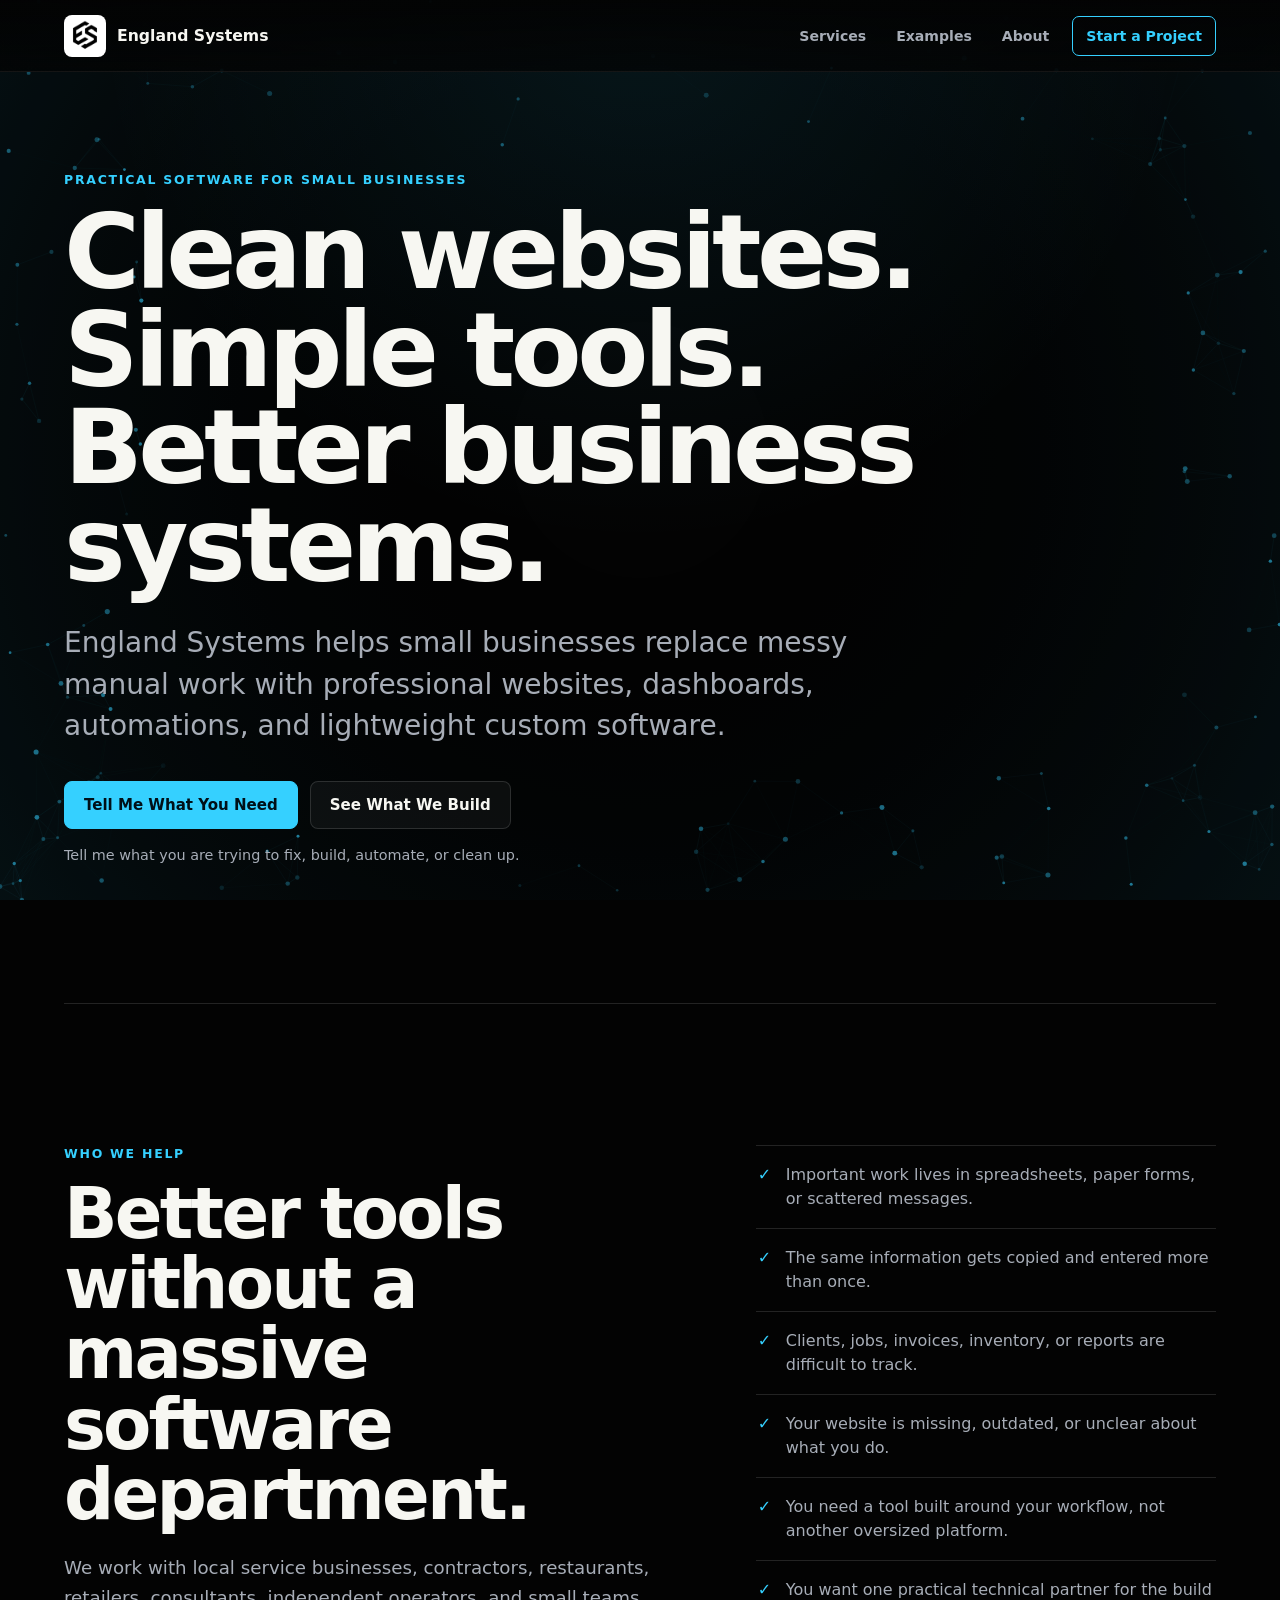
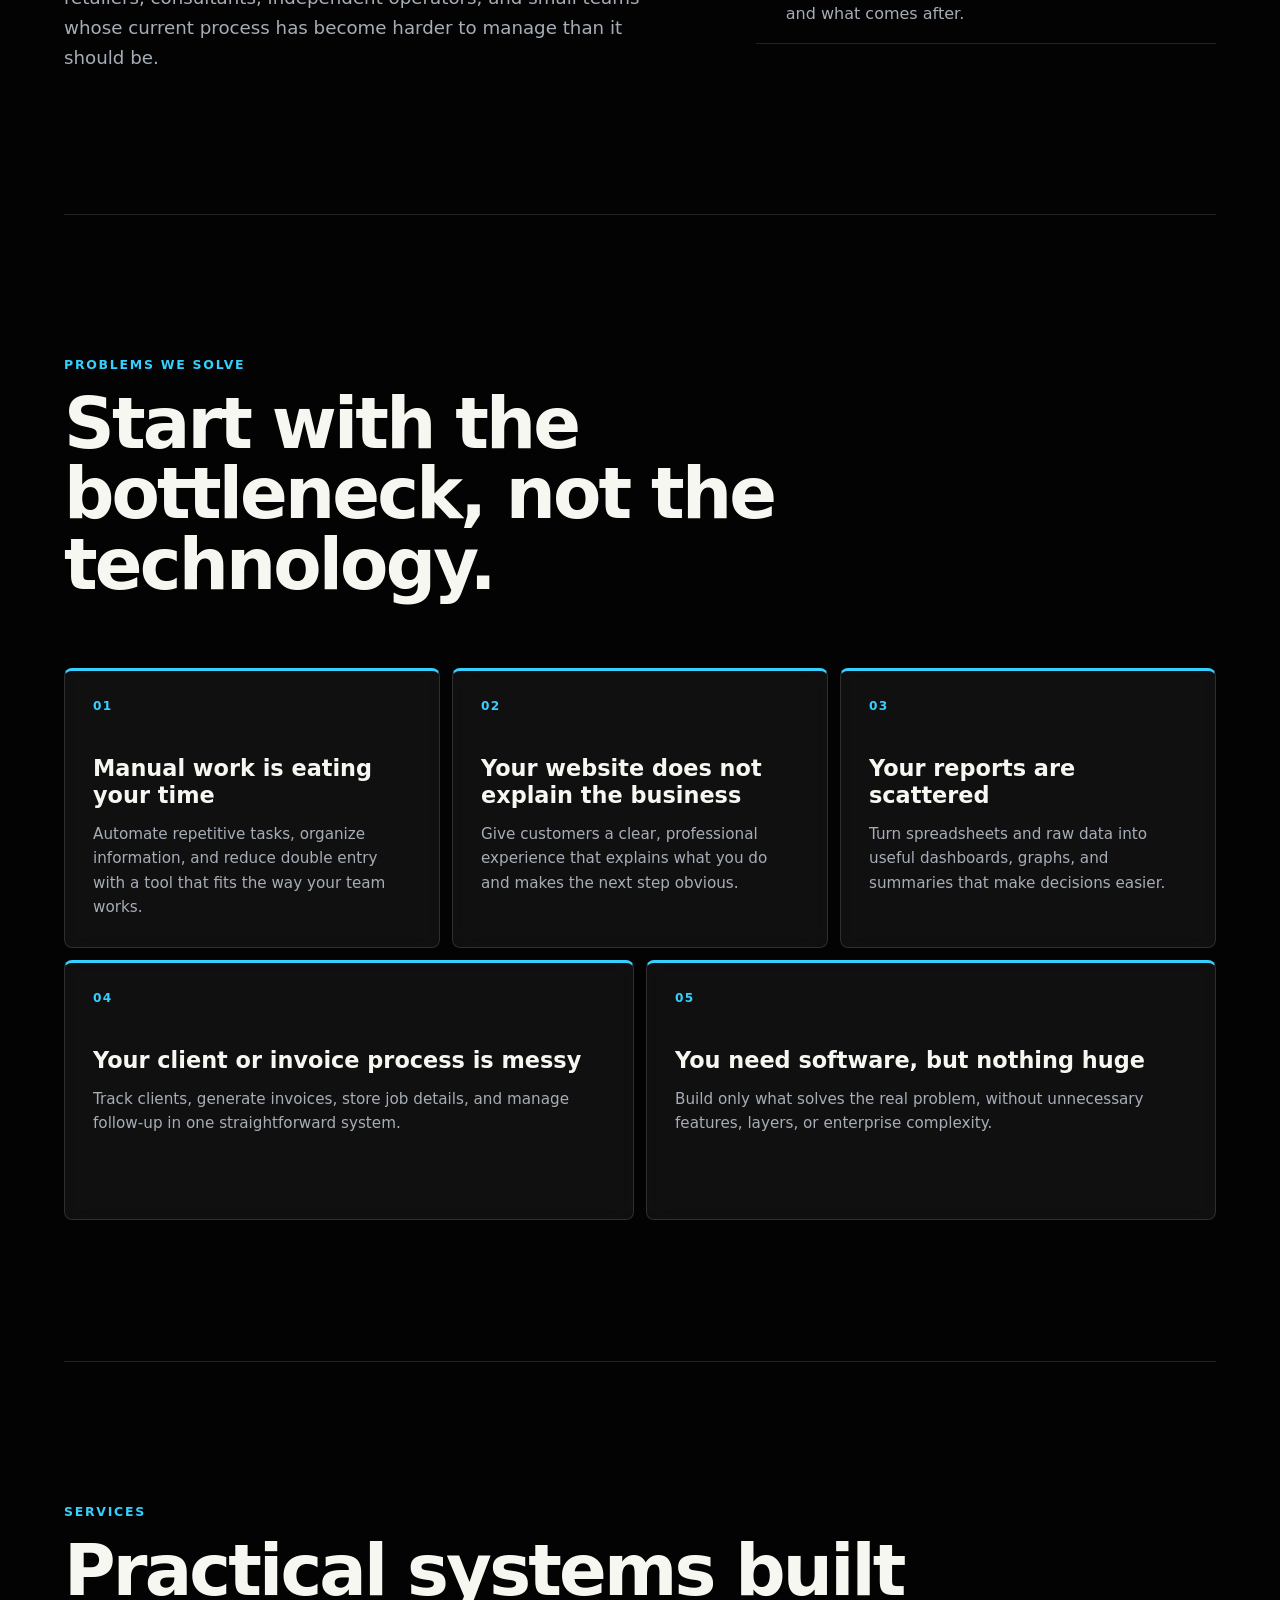
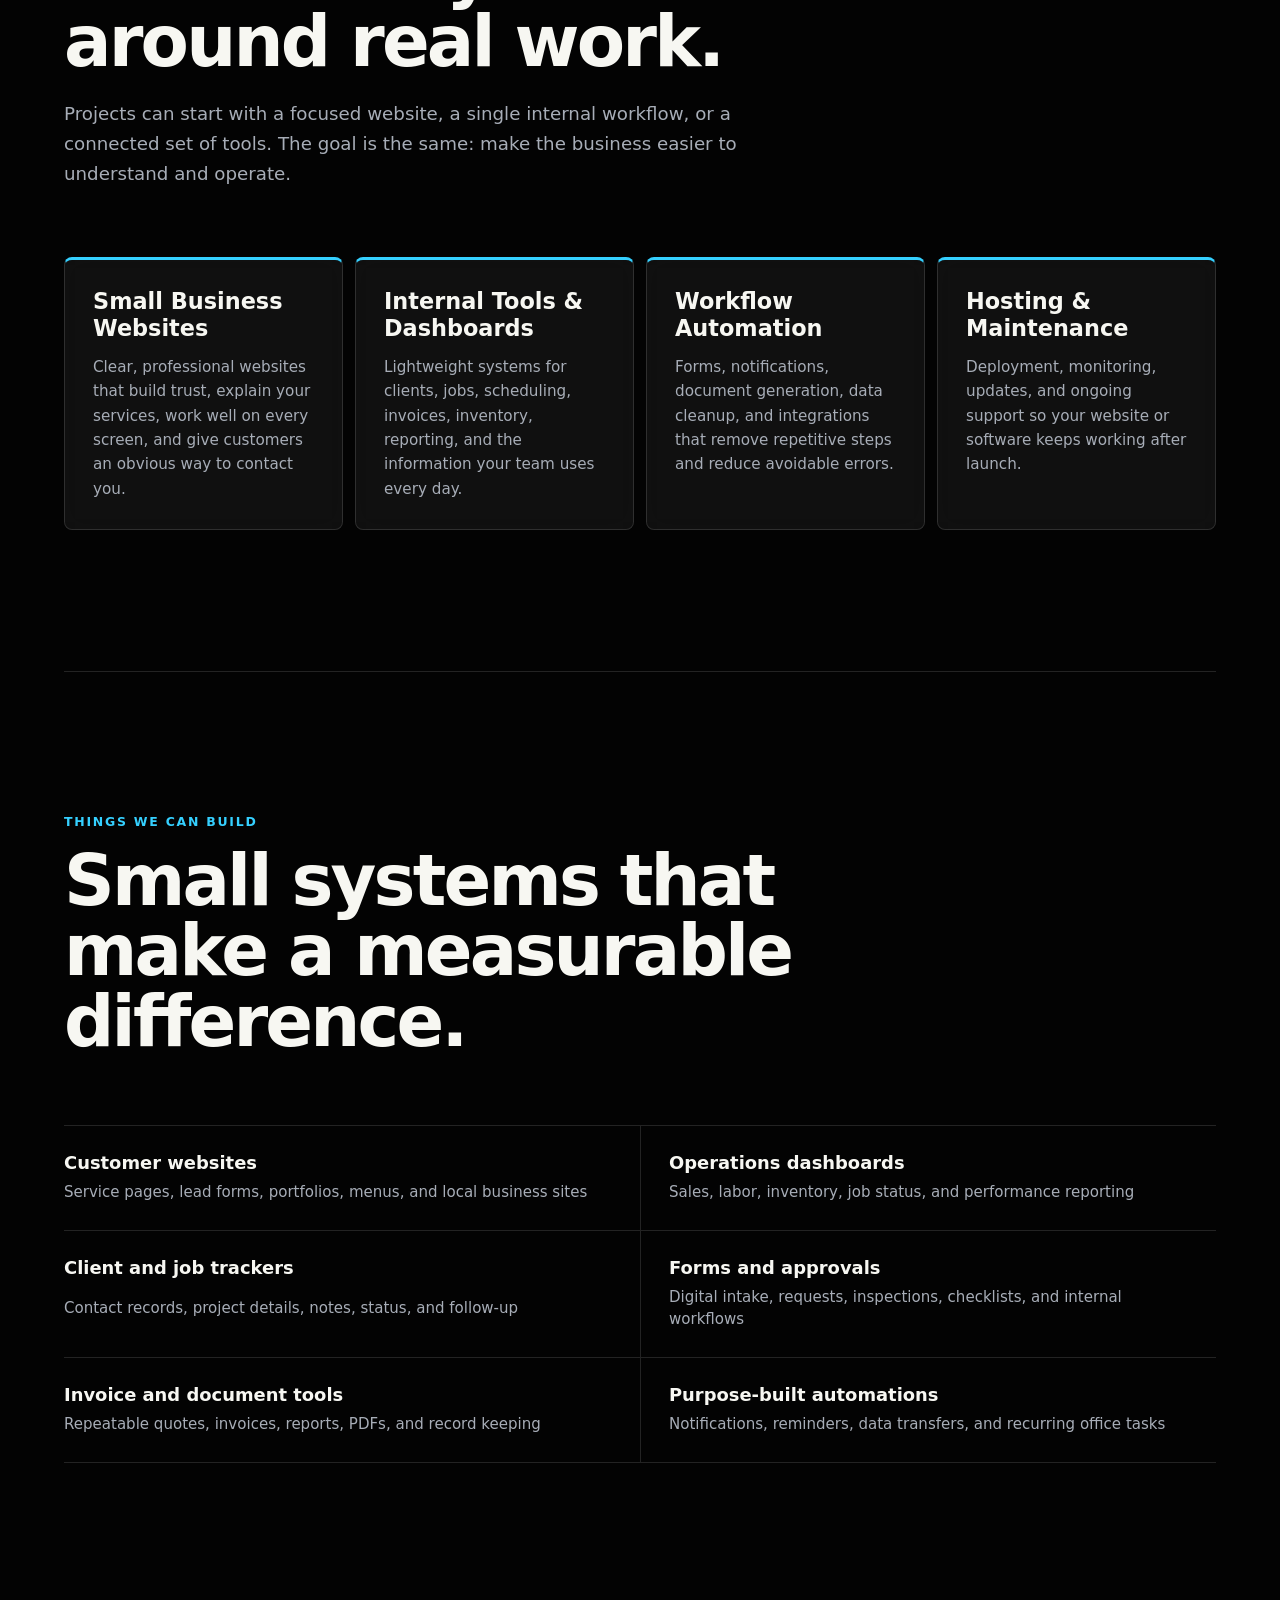
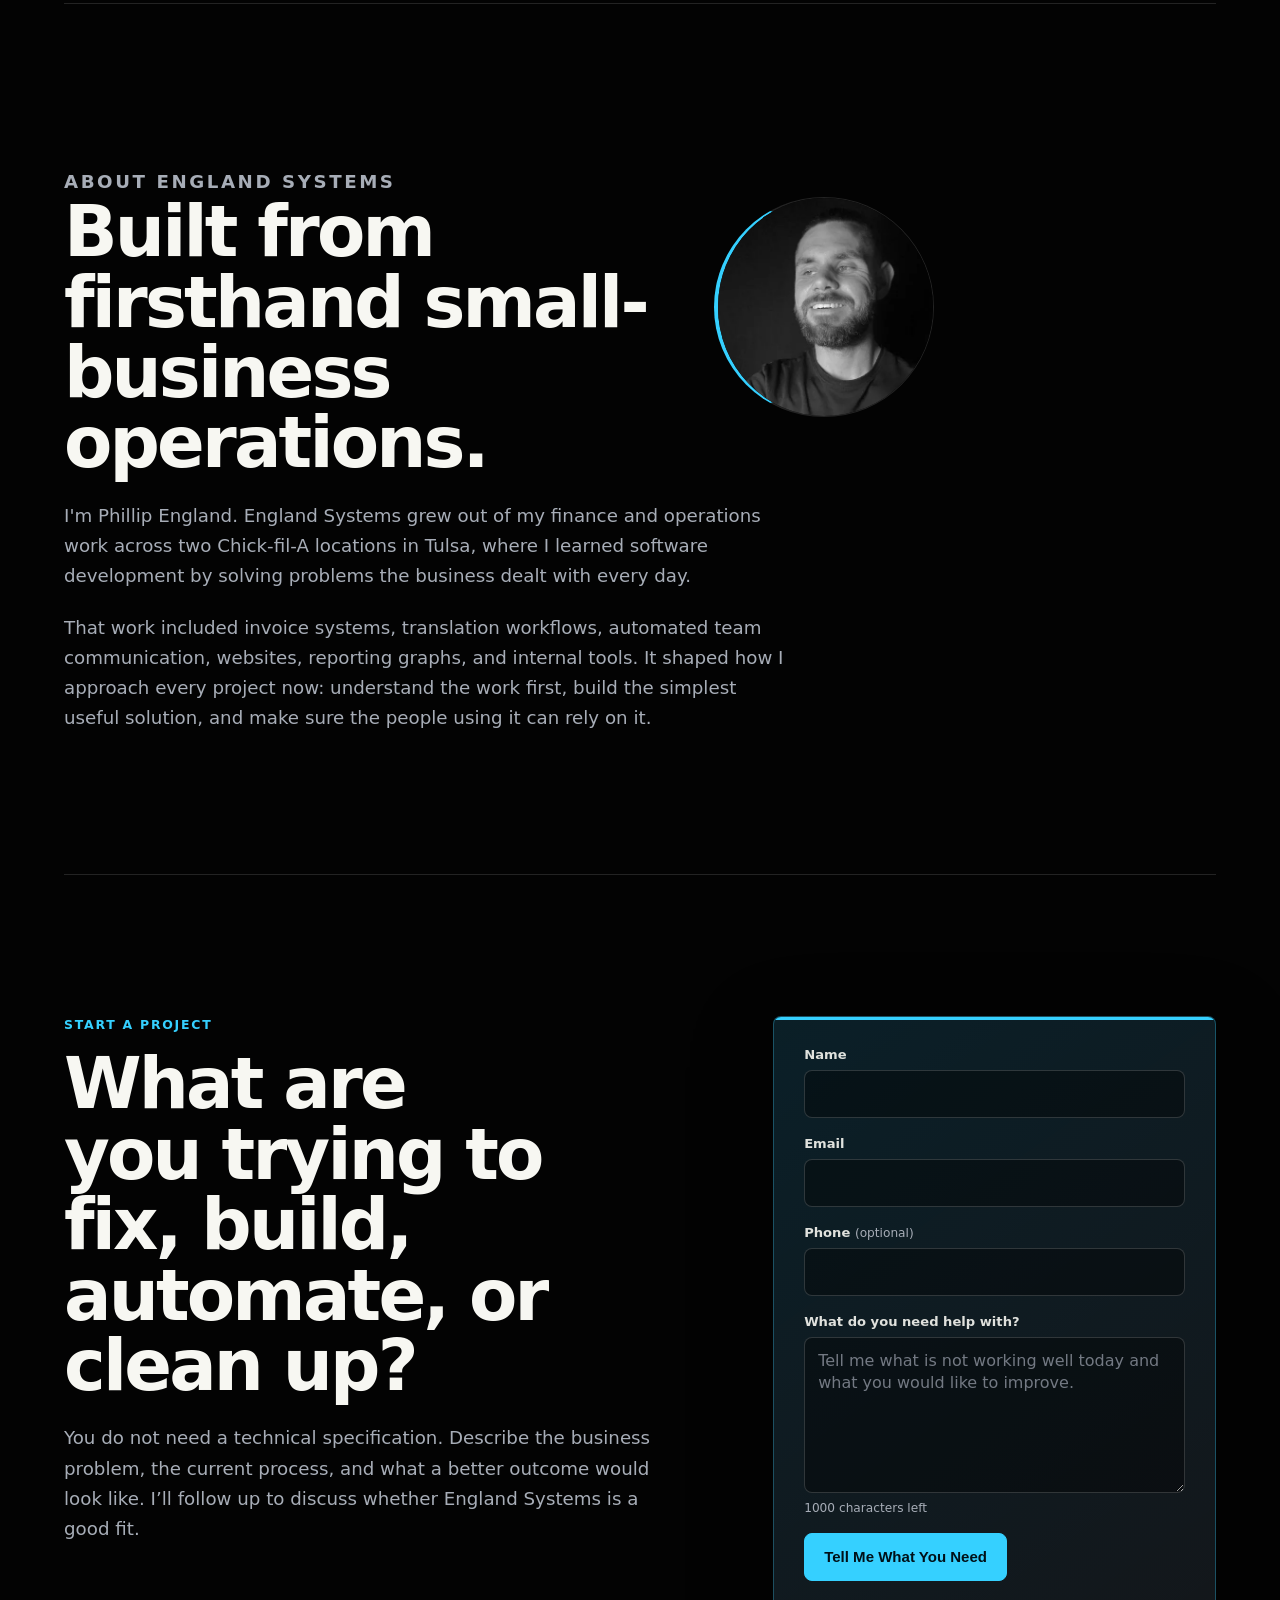
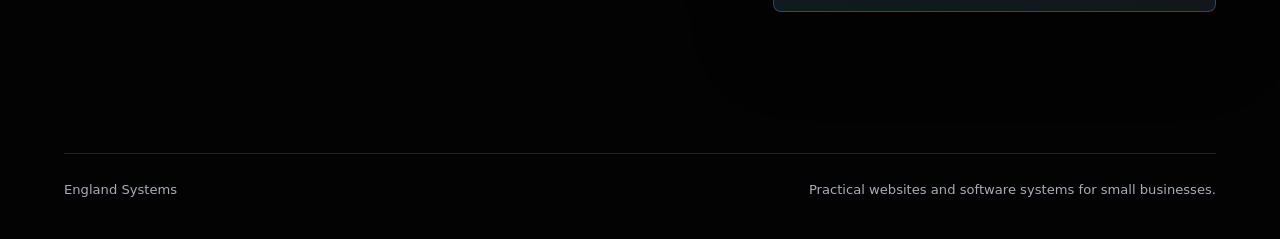
<file: static/index.html>
<!doctype html>
<html lang="en">
  <head>
    <meta charset="utf-8" />
    <meta name="viewport" content="width=device-width, initial-scale=1" />
    <meta name="theme-color" content="#030303" />
    <meta name="description" content="England Systems builds practical websites, dashboards, automations, and lightweight custom software for small businesses." />
    <title>Websites &amp; Software for Small Businesses | England Systems</title>
    <link rel="stylesheet" href="/static/styles.css" />
  </head>
  <body data-active-section="home">
    <canvas id="edge-particles" aria-hidden="true"></canvas>

    <header class="site-header" aria-label="Primary">
      <a class="brand" href="#home" aria-label="England Systems home">
        <span class="brand-mark"><img src="/static/logo.webp" alt="" /></span>
        <span class="brand-name">England Systems</span>
      </a>
      <nav class="site-nav" id="primary-navigation" aria-label="Page sections">
        <a href="#services">Services</a>
        <a href="#examples">Examples</a>
        <a href="#about">About</a>
        <a class="nav-cta" href="#contact">Start a Project</a>
      </nav>
    </header>

    <main class="home-page">
      <section class="hero page-section" id="home" aria-labelledby="hero-title">
        <div class="hero-copy">
          <p class="eyebrow">Practical software for small businesses</p>
          <h1 id="hero-title">Clean websites. Simple tools. Better business systems.</h1>
          <p class="lede">
            England Systems helps small businesses replace messy manual work with professional websites, dashboards, automations, and lightweight custom software.
          </p>
          <div class="hero-actions" aria-label="Page actions">
            <a class="button primary" href="#contact">Tell Me What You Need</a>
            <a class="button secondary" href="#examples">See What We Build</a>
          </div>
          <p class="hero-note">Tell me what you are trying to fix, build, automate, or clean up.</p>
        </div>
      </section>

      <section class="page-section audience-section" id="who-we-help" aria-labelledby="audience-title">
        <div class="section-heading">
          <p class="eyebrow">Who we help</p>
          <h2 id="audience-title">Better tools without a massive software department.</h2>
          <p>We work with local service businesses, contractors, restaurants, retailers, consultants, independent operators, and small teams whose current process has become harder to manage than it should be.</p>
        </div>
        <ul class="fit-list" aria-label="Signs England Systems may be a good fit">
          <li>Important work lives in spreadsheets, paper forms, or scattered messages.</li>
          <li>The same information gets copied and entered more than once.</li>
          <li>Clients, jobs, invoices, inventory, or reports are difficult to track.</li>
          <li>Your website is missing, outdated, or unclear about what you do.</li>
          <li>You need a tool built around your workflow, not another oversized platform.</li>
          <li>You want one practical technical partner for the build and what comes after.</li>
        </ul>
      </section>

      <section class="page-section problems-section" id="problems" aria-labelledby="problems-title">
        <div class="section-heading compact-heading">
          <p class="eyebrow">Problems we solve</p>
          <h2 id="problems-title">Start with the bottleneck, not the technology.</h2>
        </div>
        <div class="card-grid problem-grid">
          <article class="info-card">
            <span class="card-number">01</span>
            <h3>Manual work is eating your time</h3>
            <p>Automate repetitive tasks, organize information, and reduce double entry with a tool that fits the way your team works.</p>
          </article>
          <article class="info-card">
            <span class="card-number">02</span>
            <h3>Your website does not explain the business</h3>
            <p>Give customers a clear, professional experience that explains what you do and makes the next step obvious.</p>
          </article>
          <article class="info-card">
            <span class="card-number">03</span>
            <h3>Your reports are scattered</h3>
            <p>Turn spreadsheets and raw data into useful dashboards, graphs, and summaries that make decisions easier.</p>
          </article>
          <article class="info-card">
            <span class="card-number">04</span>
            <h3>Your client or invoice process is messy</h3>
            <p>Track clients, generate invoices, store job details, and manage follow-up in one straightforward system.</p>
          </article>
          <article class="info-card">
            <span class="card-number">05</span>
            <h3>You need software, but nothing huge</h3>
            <p>Build only what solves the real problem, without unnecessary features, layers, or enterprise complexity.</p>
          </article>
        </div>
      </section>

      <section class="page-section services-section" id="services" aria-labelledby="services-title">
        <div class="section-heading">
          <p class="eyebrow">Services</p>
          <h2 id="services-title">Practical systems built around real work.</h2>
          <p>Projects can start with a focused website, a single internal workflow, or a connected set of tools. The goal is the same: make the business easier to understand and operate.</p>
        </div>
        <div class="service-list" aria-label="Available services">
          <article class="service-item">
            <h3>Small Business Websites</h3>
            <p>Clear, professional websites that build trust, explain your services, work well on every screen, and give customers an obvious way to contact you.</p>
          </article>
          <article class="service-item">
            <h3>Internal Tools &amp; Dashboards</h3>
            <p>Lightweight systems for clients, jobs, scheduling, invoices, inventory, reporting, and the information your team uses every day.</p>
          </article>
          <article class="service-item">
            <h3>Workflow Automation</h3>
            <p>Forms, notifications, document generation, data cleanup, and integrations that remove repetitive steps and reduce avoidable errors.</p>
          </article>
          <article class="service-item">
            <h3>Hosting &amp; Maintenance</h3>
            <p>Deployment, monitoring, updates, and ongoing support so your website or software keeps working after launch.</p>
          </article>
        </div>
      </section>

      <section class="page-section examples-section" id="examples" aria-labelledby="examples-title">
        <div class="section-heading compact-heading">
          <p class="eyebrow">Things we can build</p>
          <h2 id="examples-title">Small systems that make a measurable difference.</h2>
        </div>
        <div class="example-list">
          <div><strong>Customer websites</strong><span>Service pages, lead forms, portfolios, menus, and local business sites</span></div>
          <div><strong>Operations dashboards</strong><span>Sales, labor, inventory, job status, and performance reporting</span></div>
          <div><strong>Client and job trackers</strong><span>Contact records, project details, notes, status, and follow-up</span></div>
          <div><strong>Forms and approvals</strong><span>Digital intake, requests, inspections, checklists, and internal workflows</span></div>
          <div><strong>Invoice and document tools</strong><span>Repeatable quotes, invoices, reports, PDFs, and record keeping</span></div>
          <div><strong>Purpose-built automations</strong><span>Notifications, reminders, data transfers, and recurring office tasks</span></div>
        </div>
      </section>

      <section class="page-section about-section" id="about" aria-labelledby="about-title">
        <div class="about-copy">
          <p class="eyebrow">About England Systems</p>
          <div class="about-heading">
            <h2 id="about-title">Built from firsthand small-business operations.</h2>
            <figure class="about-photo">
              <img src="/static/me.webp" alt="Phillip England, founder of England Systems" />
            </figure>
          </div>
          <p>I'm Phillip England. England Systems grew out of my finance and operations work across two Chick-fil-A locations in Tulsa, where I learned software development by solving problems the business dealt with every day.</p>
          <p>That work included invoice systems, translation workflows, automated team communication, websites, reporting graphs, and internal tools. It shaped how I approach every project now: understand the work first, build the simplest useful solution, and make sure the people using it can rely on it.</p>
        </div>
      </section>

      <section class="page-section home-contact" id="contact" aria-labelledby="contact-title">
        <div class="contact-intro">
          <p class="eyebrow">Start a project</p>
          <h2 id="contact-title">What are you trying to fix, build, automate, or clean up?</h2>
          <p>You do not need a technical specification. Describe the business problem, the current process, and what a better outcome would look like. I’ll follow up to discuss whether England Systems is a good fit.</p>
        </div>
        <div class="contact-layout">
          <form class="contact-form" action="/contact" method="post" data-contact-form>
            <label><span>Name</span><input name="name" autocomplete="name" maxlength="120" required /></label>
            <label><span>Email</span><input type="email" name="email" autocomplete="email" maxlength="254" required /></label>
            <label><span>Phone <small>(optional)</small></span><input type="tel" name="phone" autocomplete="tel" inputmode="tel" maxlength="40" pattern="[+]?[0-9 ().-]*[0-9][0-9 ().-]*" title="Enter a phone number using 7 to 15 digits." /></label>
            <label>
              <span>What do you need help with?</span>
              <textarea name="message" maxlength="1000" placeholder="Tell me what is not working well today and what you would like to improve." data-character-counter required></textarea>
              <small class="character-count" data-character-count>1000 characters left</small>
            </label>
            <button class="button primary" type="submit">Tell Me What You Need</button>
          </form>
        </div>
      </section>
    </main>

    <footer class="site-footer">
      <span>England Systems</span>
      <span>Practical websites and software systems for small businesses.</span>
    </footer>

    <script src="/static/particles.js"></script>
    <script src="/static/app.js"></script>
  </body>
</html>
</file>
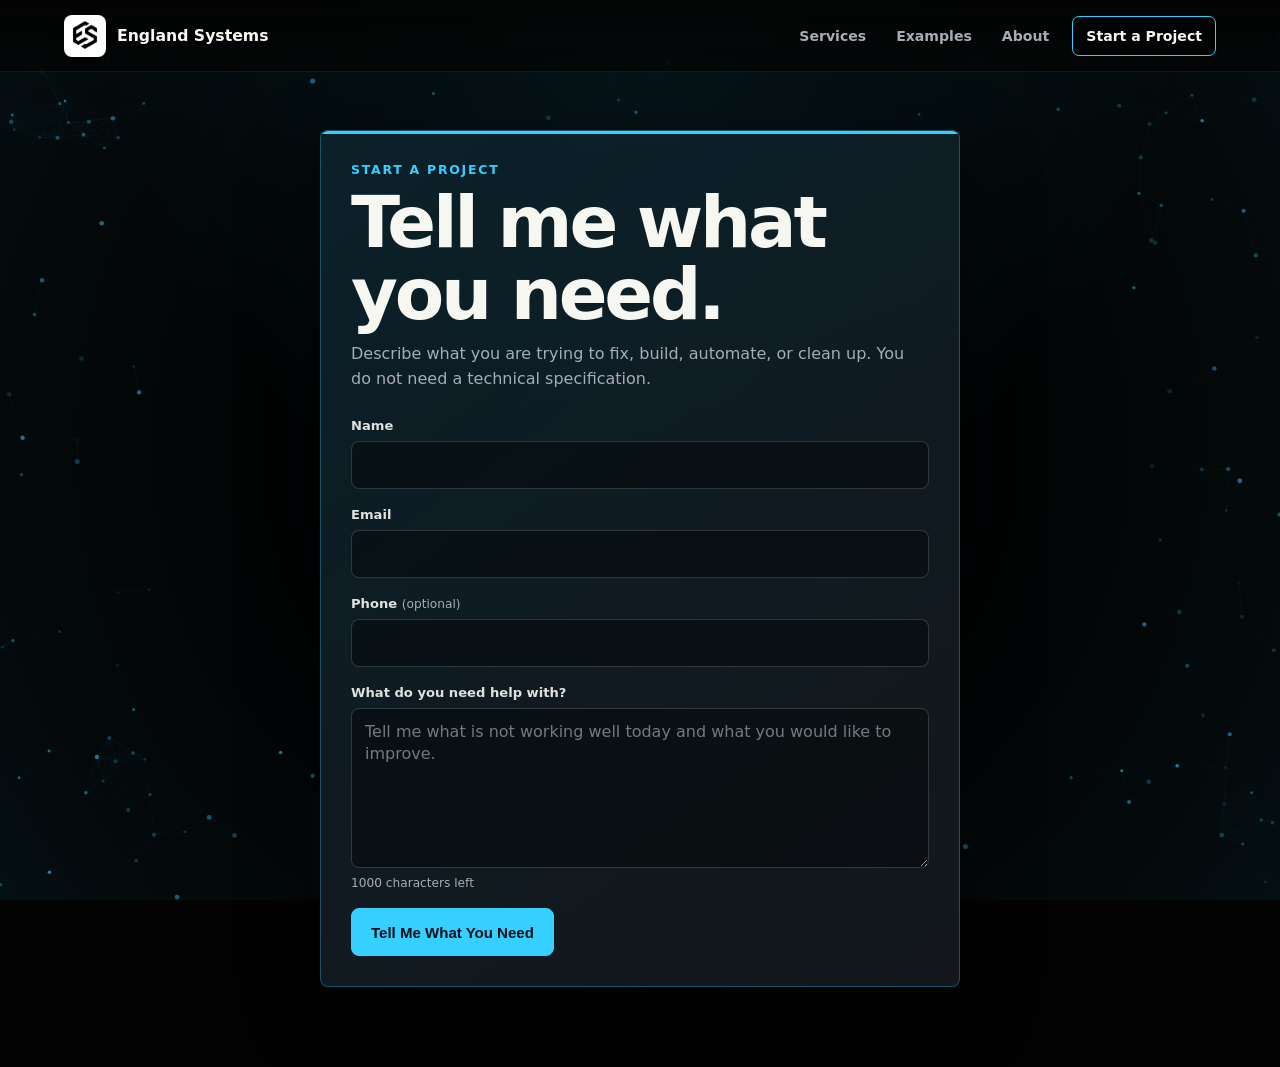
<file: static/contact.html>
<!doctype html>
<html lang="en">
  <head>
    <meta charset="utf-8" />
    <meta name="viewport" content="width=device-width, initial-scale=1" />
    <meta name="theme-color" content="#030303" />
    <meta name="description" content="Tell England Systems what you need to fix, build, automate, or clean up in your small business." />
    <title>Start a Project | England Systems</title>
    <link rel="stylesheet" href="/static/styles.css" />
  </head>
  <body>
    <canvas id="edge-particles" aria-hidden="true"></canvas>

    <header class="site-header" aria-label="Primary">
      <a class="brand" href="/" aria-label="England Systems home">
        <span class="brand-mark">
          <img src="/static/logo.webp" alt="" />
        </span>
        <span class="brand-name">England Systems</span>
      </a>
      <nav class="site-nav" id="primary-navigation" aria-label="Page sections">
        <a href="/#services">Services</a>
        <a href="/#examples">Examples</a>
        <a href="/#about">About</a>
        <a class="nav-cta" href="/#contact">Start a Project</a>
      </nav>
    </header>

    <main class="contact-page">
      <section class="contact-layout" aria-labelledby="contact-title">
        <form class="contact-form" action="/contact" method="post" data-contact-form>
          <div class="form-heading">
            <p class="eyebrow">Start a project</p>
            <h1 id="contact-title">Tell me what you need.</h1>
            <p>Describe what you are trying to fix, build, automate, or clean up. You do not need a technical specification.</p>
          </div>
          <p class="form-success" data-contact-success hidden>Message received. I will follow up soon.</p>
          <label>
            <span>Name</span>
            <input name="name" type="text" autocomplete="name" maxlength="120" required />
          </label>

          <label>
            <span>Email</span>
            <input name="email" type="email" autocomplete="email" maxlength="254" required />
          </label>

          <label>
            <span>Phone <small>(optional)</small></span>
            <input name="phone" type="tel" autocomplete="tel" inputmode="tel" maxlength="40" pattern="[+]?[0-9 ().-]*[0-9][0-9 ().-]*" title="Enter a phone number using 7 to 15 digits." />
          </label>

          <label>
            <span>What do you need help with?</span>
            <textarea name="message" rows="6" maxlength="1000" placeholder="Tell me what is not working well today and what you would like to improve." data-character-counter required></textarea>
            <small class="character-count" data-character-count>1000 characters left</small>
          </label>

          <button class="button primary" type="submit">Tell Me What You Need</button>
        </form>
      </section>
    </main>

    <script src="/static/particles.js"></script>
    <script src="/static/app.js"></script>
  </body>
</html>
</file>
<file: static/styles.css>
:root {
  color-scheme: dark;
  --bg: #030303;
  --surface: rgba(255, 255, 255, 0.055);
  --surface-strong: rgba(255, 255, 255, 0.085);
  --text: #f7f7f2;
  --muted: #a7adb7;
  --accent: #35d0ff;
  --line: rgba(255, 255, 255, 0.13);
  --page-x: clamp(20px, 5vw, 72px);
  --content: 1160px;
}

* { box-sizing: border-box; }

html {
  min-height: 100%;
  scroll-behavior: smooth;
  scroll-padding-top: 88px;
}

body {
  min-height: 100%;
  margin: 0;
  overflow-x: hidden;
  background:
    radial-gradient(circle at 50% 0%, rgba(53, 208, 255, 0.09), transparent 34rem),
    var(--bg);
  color: var(--text);
  font-family: Inter, ui-sans-serif, system-ui, -apple-system, BlinkMacSystemFont, "Segoe UI", sans-serif;
}

#edge-particles {
  position: fixed;
  inset: 0;
  z-index: 0;
  width: 100%;
  height: 100%;
  pointer-events: none;
  opacity: 0.72;
}

.site-header {
  position: fixed;
  inset: 0 0 auto;
  z-index: 10;
  display: flex;
  min-height: 72px;
  align-items: center;
  justify-content: space-between;
  padding: 10px var(--page-x);
  background: linear-gradient(180deg, rgba(3, 3, 3, 0.94), rgba(3, 3, 3, 0.7));
  border-bottom: 1px solid rgba(255, 255, 255, 0.07);
  backdrop-filter: blur(14px);
}

.brand {
  display: inline-flex;
  align-items: center;
  gap: 11px;
  color: var(--text);
  font-weight: 700;
  text-decoration: none;
}

.brand-mark {
  display: grid;
  width: 42px;
  height: 42px;
  overflow: hidden;
  place-items: center;
  border: 1px solid var(--line);
  border-radius: 8px;
  background: #fff;
}

.brand-mark img { width: 100%; height: 100%; object-fit: cover; }
.brand-name { font-size: 0.98rem; }

.site-nav { display: flex; align-items: center; gap: 4px; }
.nav-toggle { display: none; }

.site-nav a,
.inline-form button {
  display: inline-flex;
  min-height: 40px;
  align-items: center;
  border: 0;
  border-radius: 7px;
  padding: 0 13px;
  background: transparent;
  color: var(--muted);
  cursor: pointer;
  font: inherit;
  font-size: 0.88rem;
  font-weight: 700;
  text-decoration: none;
}

.site-nav a:hover,
.site-nav a:focus-visible,
.site-nav a[aria-current="page"] { color: var(--accent); outline: none; }

.site-nav .nav-cta {
  margin-left: 6px;
  border: 1px solid var(--accent);
  color: var(--text);
}

.home-page,
.site-footer,
.contact-page,
.admin-dashboard { position: relative; z-index: 1; }

.page-section {
  width: min(calc(100% - (var(--page-x) * 2)), var(--content));
  margin: 0 auto;
  padding: clamp(84px, 11vw, 144px) 0;
  border-top: 1px solid var(--line);
}

.hero {
  display: grid;
  min-height: min(900px, 100svh);
  align-items: center;
  padding-top: clamp(142px, 19vh, 190px);
  border-top: 0;
}

.hero-copy { width: min(930px, 100%); }

.eyebrow {
  margin: 0 0 16px;
  color: var(--accent);
  font-size: 0.78rem;
  font-weight: 800;
  letter-spacing: 0.14em;
  line-height: 1.4;
  text-transform: uppercase;
}

h1, h2, h3, p { overflow-wrap: break-word; }

h1 {
  max-width: 12ch;
  margin: 0;
  font-size: clamp(3.5rem, 8.1vw, 7.5rem);
  letter-spacing: -0.045em;
  line-height: 0.94;
}

.lede {
  max-width: 800px;
  margin: 28px 0 0;
  color: var(--muted);
  font-size: clamp(1.2rem, 2.25vw, 1.75rem);
  line-height: 1.48;
}

.hero-actions { display: flex; flex-wrap: wrap; gap: 12px; margin-top: 34px; }

.hero-note {
  margin: 18px 0 0;
  color: var(--muted);
  font-size: 0.9rem;
}

.button {
  display: inline-flex;
  min-height: 48px;
  align-items: center;
  justify-content: center;
  border: 1px solid var(--line);
  border-radius: 8px;
  padding: 0 19px;
  color: var(--text);
  font-size: 0.94rem;
  font-weight: 750;
  text-decoration: none;
  transition: transform 160ms ease, filter 160ms ease, border-color 160ms ease;
}

.button:hover,
.button:focus-visible { filter: brightness(1.1); transform: translateY(-1px); outline: none; }
.button.primary { border-color: var(--accent); background: var(--accent); color: #001018; }
.button.secondary { background: rgba(255, 255, 255, 0.045); }
.button.danger { color: #ffdada; }

.section-heading { max-width: 850px; margin-bottom: clamp(38px, 6vw, 68px); }
.section-heading.compact-heading { max-width: 760px; }

.section-heading h2,
.about-copy h2,
.contact-intro h2 {
  margin: 0;
  font-size: clamp(2.4rem, 5.5vw, 5.25rem);
  letter-spacing: -0.04em;
  line-height: 1;
}

.section-heading > p:last-child,
.contact-intro > p:last-child,
.about-copy > p {
  max-width: 720px;
  margin: 22px 0 0;
  color: var(--muted);
  font-size: clamp(1rem, 1.5vw, 1.14rem);
  line-height: 1.65;
}

.audience-section {
  display: grid;
  grid-template-columns: minmax(0, 0.9fr) minmax(320px, 0.7fr);
  gap: clamp(42px, 8vw, 100px);
  align-items: start;
}

.audience-section .section-heading { margin: 0; }

.fit-list { display: grid; gap: 0; margin: 0; padding: 0; list-style: none; }
.fit-list li { position: relative; border-bottom: 1px solid var(--line); padding: 17px 0 17px 30px; color: var(--muted); line-height: 1.5; }
.fit-list li:first-child { border-top: 1px solid var(--line); }
.fit-list li::before { content: "✓"; position: absolute; left: 2px; color: var(--accent); font-weight: 800; }

.card-grid { display: grid; gap: 12px; }
.problem-grid { grid-template-columns: repeat(6, minmax(0, 1fr)); }
.problem-grid .info-card { grid-column: span 2; }
.problem-grid .info-card:nth-child(4),
.problem-grid .info-card:nth-child(5) { grid-column: span 3; }

.info-card,
.service-item {
  border: 1px solid var(--line);
  border-top: 3px solid var(--accent);
  border-radius: 8px;
  padding: clamp(20px, 2.6vw, 28px);
  background: var(--surface);
  backdrop-filter: blur(12px);
}

.info-card { min-height: 260px; }
.card-number { display: block; margin-bottom: 42px; color: var(--accent); font-size: 0.76rem; font-weight: 800; letter-spacing: 0.1em; }
.info-card h3, .service-item h3 { margin: 0; font-size: clamp(1.15rem, 1.8vw, 1.4rem); line-height: 1.2; }
.info-card p, .service-item p { margin: 13px 0 0; color: var(--muted); font-size: 0.95rem; line-height: 1.6; }

.service-list { display: grid; grid-template-columns: repeat(4, minmax(0, 1fr)); gap: 12px; }
.service-item { min-height: 250px; }

.example-list { display: grid; grid-template-columns: repeat(2, minmax(0, 1fr)); border-top: 1px solid var(--line); }
.example-list > div { display: grid; gap: 8px; padding: 26px 24px 26px 0; border-bottom: 1px solid var(--line); }
.example-list > div:nth-child(even) { padding-left: 28px; border-left: 1px solid var(--line); }
.example-list strong { font-size: 1.12rem; }
.example-list span { color: var(--muted); font-size: 0.94rem; line-height: 1.5; }

.about-section { display: grid; }
.about-copy { max-width: 900px; }
.about-heading { display: flex; gap: clamp(22px, 5vw, 62px); align-items: flex-start; }
.about-heading h2 { max-width: 12ch; }
.about-photo { flex: 0 0 clamp(130px, 18vw, 220px); margin: 0; }
.about-photo img { display: block; width: 100%; aspect-ratio: 1; border: 1px solid var(--line); border-left: 4px solid var(--accent); border-radius: 50%; object-fit: cover; }

.home-contact {
  display: grid;
  grid-template-columns: minmax(0, 0.9fr) minmax(360px, 0.65fr);
  gap: clamp(42px, 8vw, 96px);
  align-items: start;
}

.contact-intro h2 { max-width: 10ch; }
.contact-layout { width: 100%; }

.contact-form {
  position: relative;
  display: grid;
  gap: 18px;
  width: 100%;
  overflow: hidden;
  border: 1px solid rgba(53, 208, 255, 0.3);
  border-radius: 8px;
  padding: clamp(22px, 3vw, 30px);
  background: linear-gradient(145deg, rgba(53, 208, 255, 0.1), rgba(255, 255, 255, 0.05)), rgba(7, 13, 18, 0.86);
  box-shadow: 0 24px 80px rgba(0, 0, 0, 0.34);
  backdrop-filter: blur(18px);
}

.contact-form::before { content: ""; position: absolute; inset: 0 0 auto; height: 3px; background: var(--accent); }
.contact-form label { display: grid; gap: 8px; }
.contact-form span { color: rgba(247, 247, 242, 0.9); font-size: 0.82rem; font-weight: 750; }
.contact-form span small { color: var(--muted); font-weight: 500; }
.contact-form small { color: var(--muted); font-size: 0.76rem; }

.contact-form input,
.contact-form textarea {
  width: 100%;
  border: 1px solid rgba(255, 255, 255, 0.16);
  border-radius: 8px;
  background: rgba(0, 0, 0, 0.38);
  color: var(--text);
  font: inherit;
  line-height: 1.4;
  outline: none;
}

.contact-form input { min-height: 48px; padding: 0 13px; }
.contact-form textarea { min-height: 156px; resize: vertical; padding: 12px 13px; }
.contact-form textarea::placeholder { color: #737983; }
.contact-form input:focus, .contact-form textarea:focus { border-color: var(--accent); box-shadow: 0 0 0 3px rgba(53, 208, 255, 0.16); }
.contact-form .button { width: fit-content; cursor: pointer; }

.form-heading { display: grid; gap: 8px; }
.form-heading .eyebrow { margin: 0; }
.form-heading h1, .form-heading h2 { margin: 0; font-size: clamp(2.25rem, 6vw, 4.5rem); line-height: 1; }
.form-heading > p:last-child { margin: 4px 0 8px; color: var(--muted); line-height: 1.55; }
.form-alert, .form-success { margin: 0; border: 1px solid var(--line); border-radius: 8px; padding: 12px 13px; font-size: 0.9rem; line-height: 1.4; }
.form-alert { border-color: rgba(255, 92, 92, 0.45); background: rgba(255, 92, 92, 0.12); color: #ffdada; }
.form-success { border-color: rgba(68, 212, 126, 0.45); background: rgba(68, 212, 126, 0.12); color: #d9ffe7; }

.site-footer {
  display: flex;
  width: min(calc(100% - (var(--page-x) * 2)), var(--content));
  margin: 0 auto;
  padding: 28px 0 42px;
  border-top: 1px solid var(--line);
  justify-content: space-between;
  gap: 20px;
  color: var(--muted);
  font-size: 0.82rem;
}

.contact-page { display: grid; min-height: 100svh; place-items: start center; padding: 130px var(--page-x) 80px; }
.contact-page .contact-layout { width: min(640px, 100%); }
.admin-dashboard { min-height: 100svh; padding: 120px var(--page-x) 80px; }
.admin-shell { display: grid; gap: 26px; width: min(900px, 100%); }
.admin-heading { display: grid; gap: 8px; }
.admin-heading .eyebrow { margin: 0; }
.admin-heading h1 { max-width: none; margin: 0; font-size: clamp(2.75rem, 8vw, 6.25rem); line-height: 0.95; }
.message-list { display: grid; gap: 14px; }
.message-item { display: grid; gap: 16px; border: 1px solid var(--line); border-radius: 8px; padding: clamp(16px, 3vw, 24px); background: var(--surface-strong); }
.message-meta { display: flex; flex-wrap: wrap; gap: 12px 20px; align-items: start; justify-content: space-between; }
.message-meta h2 { margin: 0 0 5px; font-size: 1.1rem; }
.message-meta a, .message-meta time { color: var(--muted); font-size: 0.9rem; }
.message-meta a { display: block; }
.message-item p { margin: 0; line-height: 1.6; white-space: pre-wrap; }
.inline-form { margin: 0; }
.empty-state { margin: 0; border-top: 1px solid var(--line); padding-top: 18px; color: var(--muted); }

@media (max-width: 900px) {
  .service-list { grid-template-columns: repeat(2, minmax(0, 1fr)); }
  .audience-section, .home-contact { grid-template-columns: 1fr; }
  .audience-section .section-heading { margin-bottom: 0; }
  .problem-grid { grid-template-columns: repeat(2, minmax(0, 1fr)); }
  .problem-grid .info-card, .problem-grid .info-card:nth-child(4), .problem-grid .info-card:nth-child(5) { grid-column: auto; }
  .problem-grid .info-card:last-child { grid-column: 1 / -1; }
}

@media (max-width: 680px) {
  :root { --page-x: 20px; }
  html { scroll-padding-top: 74px; }
  .site-header { min-height: 66px; padding: 8px var(--page-x); }
  .brand-mark { width: 38px; height: 38px; }
  .brand-name { display: none; }
  .site-nav { gap: 0; }
  .site-nav a { min-height: 42px; padding: 0 8px; font-size: 0.78rem; }
  .site-nav .nav-cta { margin-left: 2px; padding: 0 9px; }
  .page-section { width: calc(100% - (var(--page-x) * 2)); padding: 78px 0; }
  .hero { min-height: 100svh; padding-top: 124px; padding-bottom: 72px; }
  h1 { font-size: clamp(3.15rem, 15vw, 5rem); }
  .lede { margin-top: 22px; font-size: 1.14rem; }
  .hero-actions { display: grid; grid-template-columns: 1fr; width: 100%; margin-top: 28px; }
  .button { width: 100%; }
  .section-heading h2, .about-copy h2, .contact-intro h2 { font-size: clamp(2.35rem, 11vw, 3.35rem); }
  .section-heading { margin-bottom: 34px; }
  .problem-grid, .service-list, .example-list { grid-template-columns: 1fr; }
  .problem-grid .info-card:last-child { grid-column: auto; }
  .info-card, .service-item { min-height: auto; }
  .card-number { margin-bottom: 28px; }
  .example-list > div, .example-list > div:nth-child(even) { padding: 22px 0; border-left: 0; }
  .about-heading { gap: 14px; }
  .about-photo { flex-basis: 104px; }
  .about-copy > p { font-size: 1rem; }
  .contact-form { padding: 22px; }
  .contact-form .button { width: 100%; }
  .site-footer { flex-direction: column; padding-bottom: 32px; }
  .contact-page { padding: 104px var(--page-x) 60px; }
}

@media (max-width: 390px) {
  .site-nav a { padding: 0 6px; font-size: 0.73rem; }
  .site-nav a:nth-child(3) { display: none; }
}

@media (prefers-reduced-motion: reduce) {
  html { scroll-behavior: auto; }
  #edge-particles { display: none; }
  *, *::before, *::after { scroll-behavior: auto !important; transition-duration: 0.01ms !important; }
}
</file>
